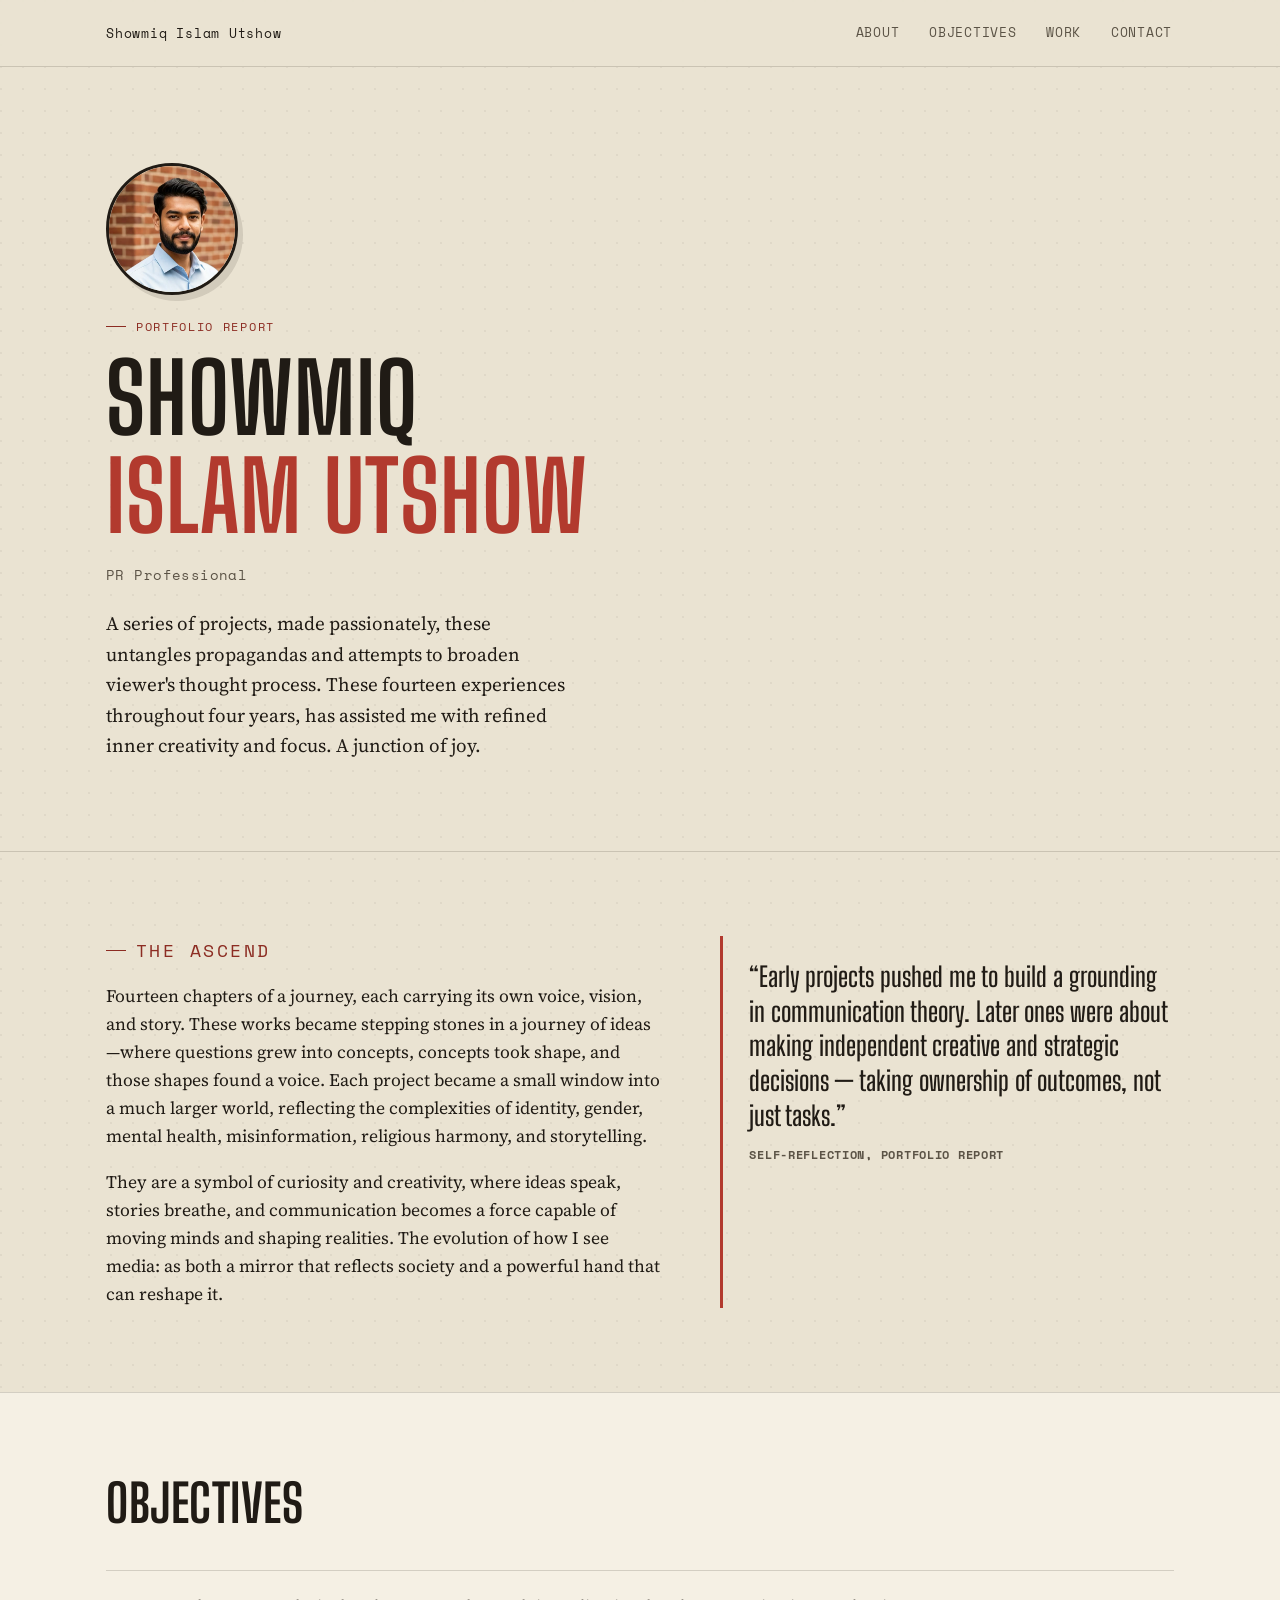
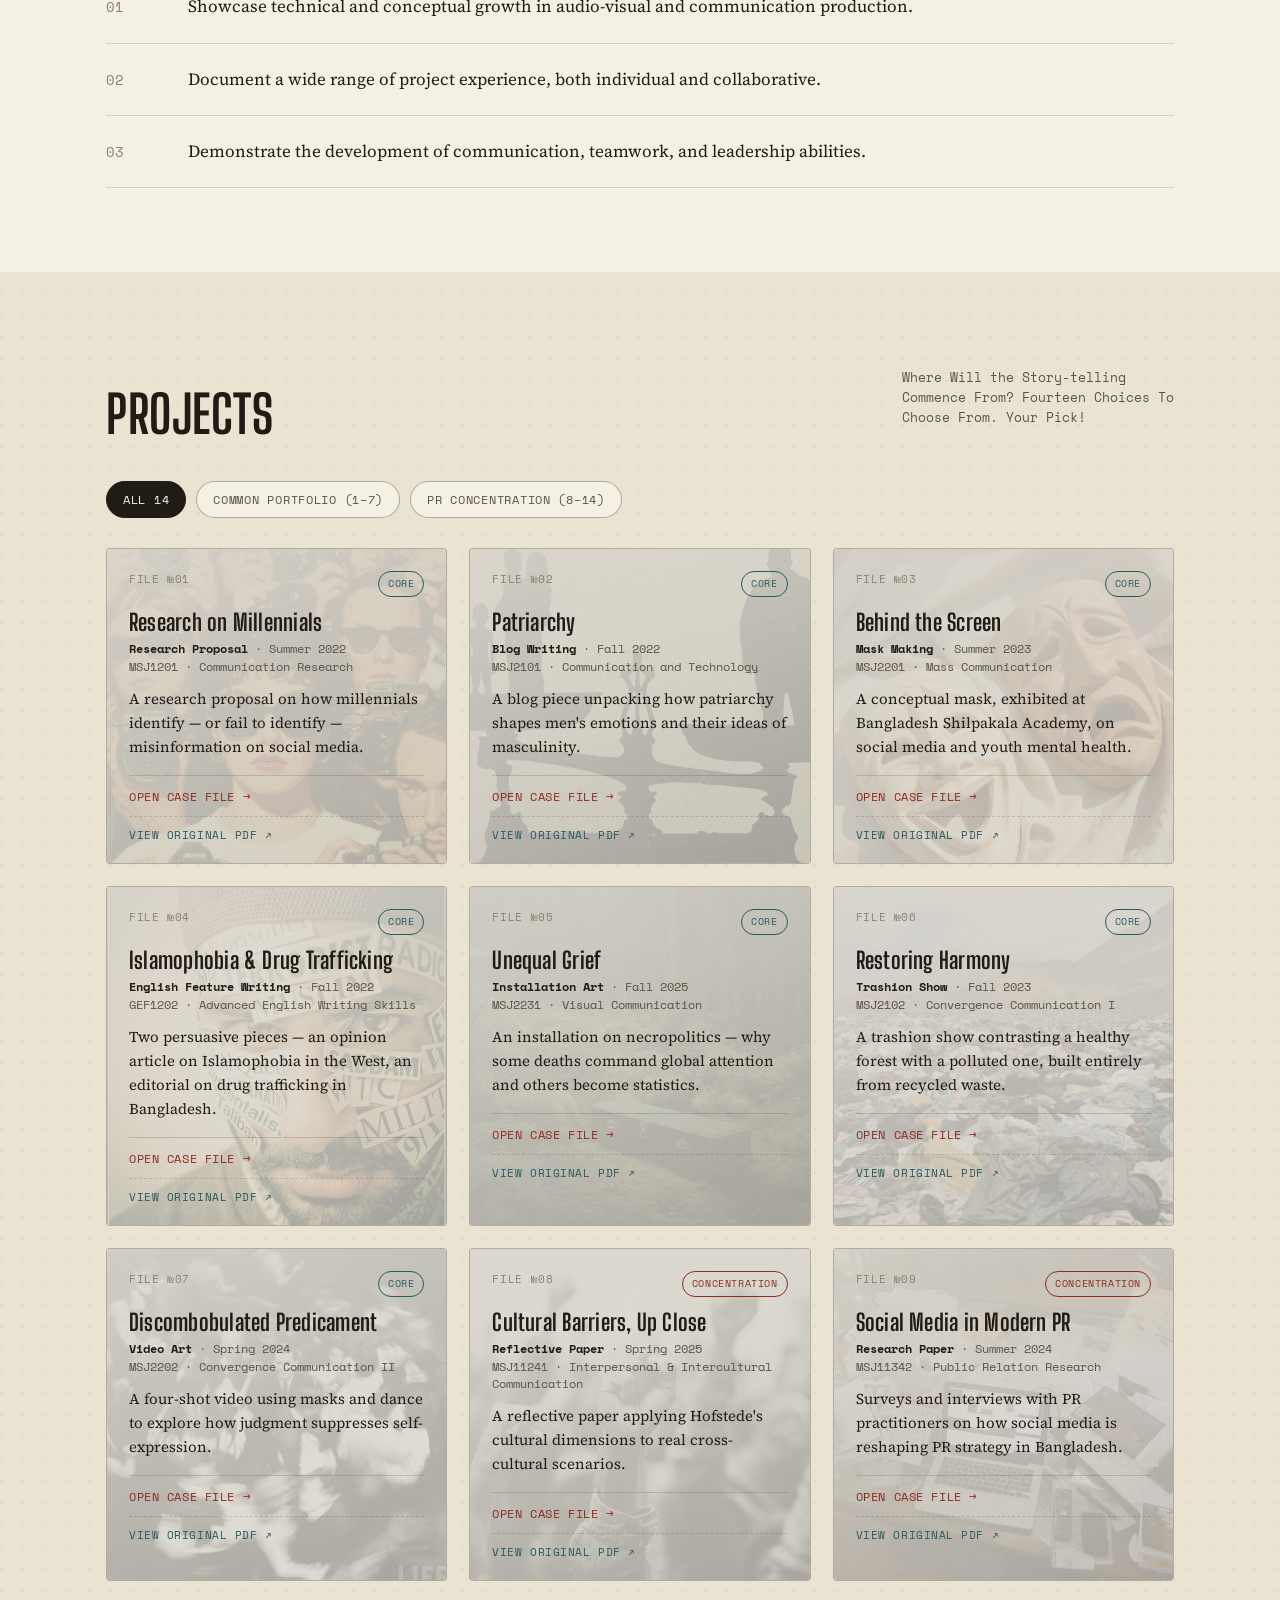
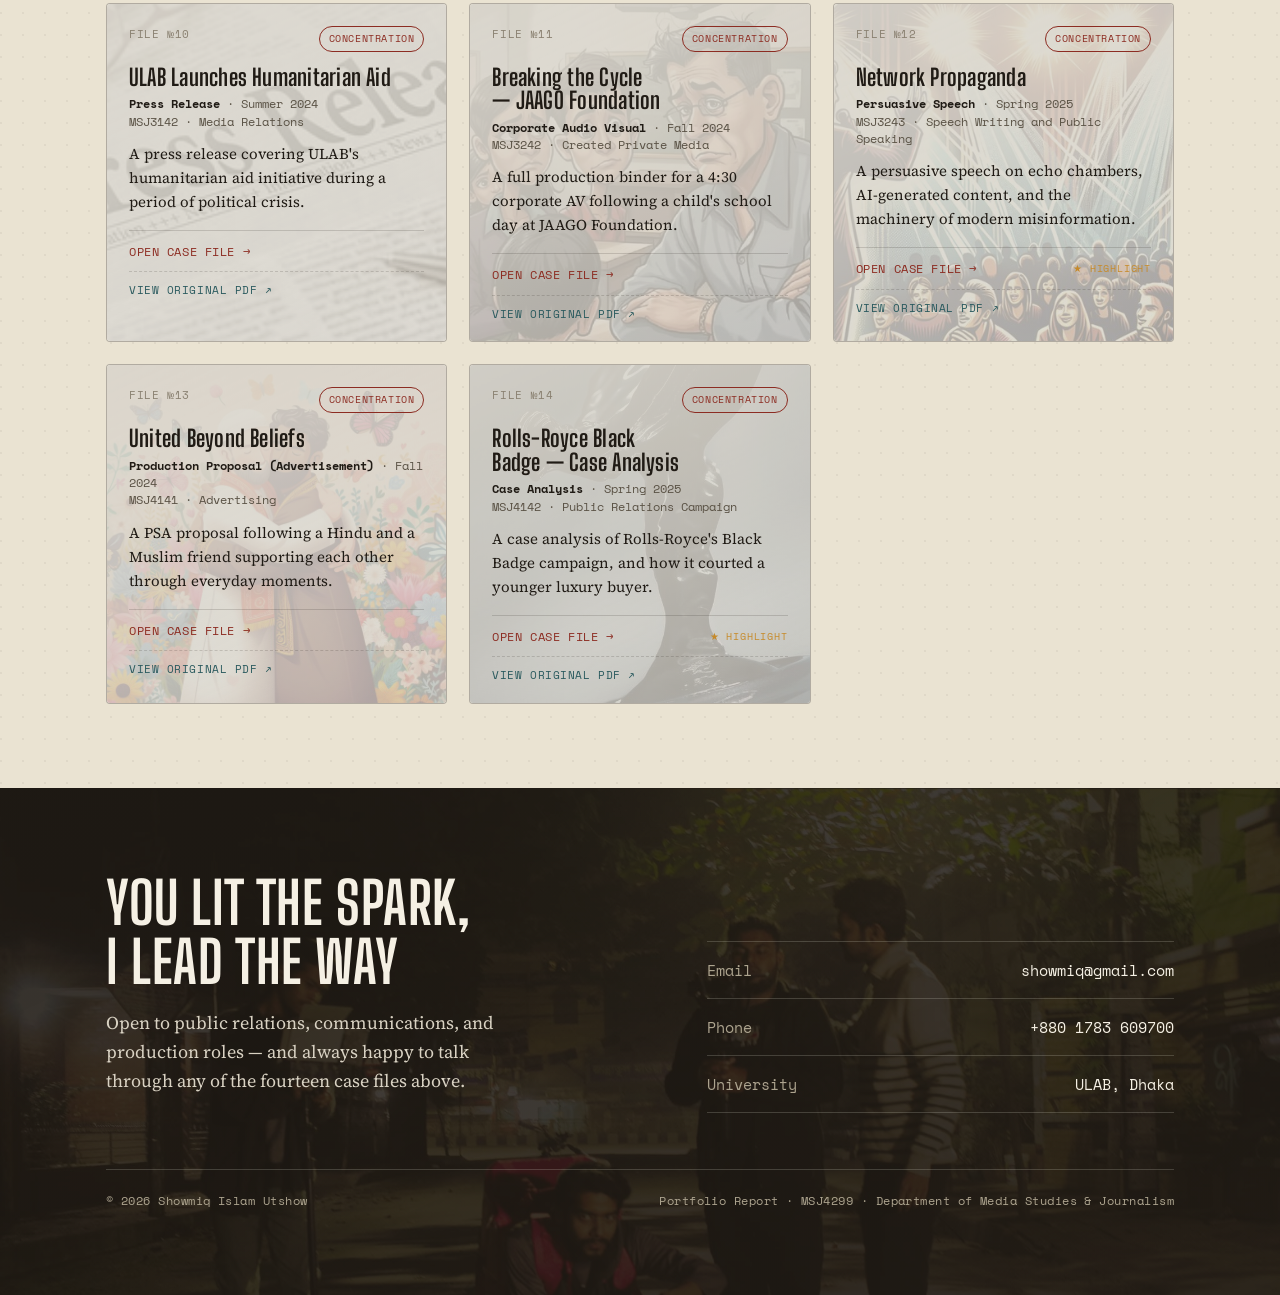
<file: index.html>
<!DOCTYPE html>
<html lang="en">
<head>
<meta charset="UTF-8">
<meta name="viewport" content="width=device-width, initial-scale=1.0">
<title>Showmiq Islam Utshow — PR & Media Portfolio | ULAB</title>
<meta name="description" content="Portfolio of Showmiq Islam Utshow — Media Studies &amp; Journalism, Public Relations concentration, ULAB. Fourteen projects spanning research, PR, film, and installation art.">
<meta name="robots" content="index, follow">
<meta name="author" content="Showmiq Islam Utshow">
<meta name="keywords" content="Showmiq Islam Utshow, PR portfolio, public relations, media studies, journalism, ULAB, communications, Bangladesh">
<link rel="canonical" href="https://showmiq.me/">

<!-- Open Graph / Facebook, LinkedIn, WhatsApp previews -->
<meta property="og:type" content="website">
<meta property="og:url" content="https://showmiq.me/">
<meta property="og:site_name" content="Showmiq Islam Utshow — Portfolio">
<meta property="og:title" content="Showmiq Islam Utshow — PR & Media Portfolio">
<meta property="og:description" content="Fourteen academic projects in research, persuasive writing, visual art, film, public relations, and strategic communication — Media Studies & Journalism, ULAB.">
<meta property="og:image" content="https://showmiq.me/images/profile.jpg">
<meta property="og:locale" content="en_US">

<!-- Twitter Card -->
<meta name="twitter:card" content="summary_large_image">
<meta name="twitter:title" content="Showmiq Islam Utshow — PR & Media Portfolio">
<meta name="twitter:description" content="Fourteen academic projects in research, persuasive writing, visual art, film, public relations, and strategic communication — Media Studies & Journalism, ULAB.">
<meta name="twitter:image" content="https://showmiq.me/images/profile.jpg">

<link rel="icon" type="image/jpeg" href="images/profile.jpg">
<meta name="theme-color" content="#F5F0E4">

<link rel="preconnect" href="https://fonts.googleapis.com">
<link rel="preconnect" href="https://fonts.gstatic.com" crossorigin>
<link href="https://fonts.googleapis.com/css2?family=Big+Shoulders+Display:wght@600;700;800&family=Source+Serif+4:ital,wght@0,400;0,500;0,600;1,400&family=Space+Mono:wght@400;700&display=swap" rel="stylesheet">
<link rel="stylesheet" href="styles.css">

<script type="application/ld+json">
{
  "@context": "https://schema.org",
  "@type": "Person",
  "name": "Showmiq Islam Utshow",
  "alternateName": "S. Islam Utshow",
  "url": "https://showmiq.me/",
  "image": "https://showmiq.me/images/profile.jpg",
  "email": "mailto:showmiq@gmail.com",
  "telephone": "+880-1783-609700",
  "jobTitle": "PR & Communications Student",
  "affiliation": {
    "@type": "CollegeOrUniversity",
    "name": "University of Liberal Arts Bangladesh (ULAB)"
  },
  "alumniOf": {
    "@type": "CollegeOrUniversity",
    "name": "University of Liberal Arts Bangladesh (ULAB)"
  },
  "knowsAbout": ["Public Relations", "Media Studies", "Journalism", "Strategic Communication", "Advertising"]
}
</script>
</head>
<body>

<nav class="site-nav">
  <div class="wrap">
    <a class="nav-mark" href="#top">Showmiq Islam Utshow</a>
    <button class="nav-toggle" id="navToggle" aria-expanded="false" aria-controls="navLinks">Menu</button>
    <ul class="nav-links" id="navLinks">
      <li><a href="#about">About</a></li>
      <li><a href="#objectives">Objectives</a></li>
      <li><a href="#work">Work</a></li>
      <li><a href="#contact">Contact</a></li>
    </ul>
  </div>
</nav>

<main>
<header class="hero" id="top">
  <div class="wrap hero-grid">
    <div>
      <img class="profile-photo" src="images/profile.jpg" alt="Showmiq Islam Utshow">
      <p class="eyebrow">Portfolio Report</p>
      <h1>
        <span>Showmiq</span>
        <span class="accent">Islam Utshow</span>
      </h1>
      <p class="hero-role">PR Professional</p>
      <p class="hero-lede">A series of projects, made passionately, these untangles propagandas and attempts to broaden viewer's thought process. These fourteen experiences throughout four years, has assisted me with refined inner creativity and focus. A junction of joy. </p>
    </div>
  </div>
</header>

<section class="about" id="about">
  <div class="wrap about-grid">
    <div class="about-copy reveal">
      <p class="eyebrow">The Ascend</p>
      <p>Fourteen chapters of a journey, each carrying its own voice, vision, and story. These works became stepping stones in a journey of ideas—where questions grew into concepts, concepts took shape, and those shapes found a voice. Each project became a small window into a much larger world, reflecting the complexities of identity, gender, mental health, misinformation, religious harmony, and storytelling.</p>
      <p>They are a symbol of curiosity and creativity, where ideas speak, stories breathe, and communication becomes a force capable of moving minds and shaping realities. The evolution of how I see media: as both a mirror that reflects society and a powerful hand that can reshape it.</p>
    </div>
    <blockquote class="pull reveal">
      “Early projects pushed me to build a grounding in communication theory. Later ones were about making independent creative and strategic decisions — taking ownership of outcomes, not just tasks.”
      <cite>Self-Reflection, Portfolio Report</cite>
    </blockquote>
  </div>
</section>

<section class="objectives" id="objectives">
  <div class="wrap">
    <div class="section-head reveal">
      <h2>Objectives</h2>
    </div>
    <ol class="objectives-list reveal">
      <li><span class="idx">01</span><p>Showcase technical and conceptual growth in audio-visual and communication production.</p></li>
      <li><span class="idx">02</span><p>Document a wide range of project experience, both individual and collaborative.</p></li>
      <li><span class="idx">03</span><p>Demonstrate the development of communication, teamwork, and leadership abilities.</p></li>
    </ol>
  </div>
</section>

<section class="work" id="work">
  <div class="wrap">
    <div class="section-head reveal">
      <h2>Projects</h2>
      <p class="section-note">Where Will the Story-telling Commence From? Fourteen Choices To Choose From. Your Pick!</p>
    </div>
    <div class="filters reveal">
      <button class="filter-btn active" data-filter="all">All 14</button>
      <button class="filter-btn" data-filter="common">Common Portfolio (1–7)</button>
      <button class="filter-btn" data-filter="major">PR Concentration (8–14)</button>
    </div>
    <div class="project-grid reveal" id="projectGrid"></div>
  </div>
</section>

<section class="contact" id="contact">
  <div class="wrap">
    <div class="contact-grid">
      <div>
        <h2>You lit the spark, I lead the way</h2>
        <p class="contact-lede">Open to public relations, communications, and production roles — and always happy to talk through any of the fourteen case files above.</p>
      </div>
      <ul class="contact-list">
        <li><span class="k">Email</span><a href="mailto:showmiq@gmail.com">showmiq@gmail.com</a></li>
        <li><span class="k">Phone</span><a href="tel:+8801783609700">+880 1783 609700</a></li>
        <li><span class="k">University</span><span>ULAB, Dhaka</span></li>
      </ul>
    </div>
    <div class="footer-strip">
      <span>© 2026 Showmiq Islam Utshow</span>
      <span>Portfolio Report · MSJ4299 · Department of Media Studies &amp; Journalism</span>
    </div>
  </div>
</section>
</main>

<div class="modal-backdrop" id="modalBackdrop">
  <div class="modal" role="dialog" aria-modal="true" aria-labelledby="modalTitle">
    <button class="modal-close" id="modalClose" aria-label="Close">×</button>
    <p class="modal-eyebrow" id="modalEyebrow"></p>
    <h3 id="modalTitle"></h3>
    <div class="modal-meta" id="modalMeta"></div>
    <div class="modal-body">
      <h4>Project Description</h4>
      <p id="modalDescription"></p>
      <h4>Why It Mattered</h4>
      <p id="modalJustification"></p>
    </div>
    <a class="btn btn-primary modal-pdf-btn" id="modalPdfLink" href="#" rel="noopener">View original PDF ↗</a>
  </div>
</div>

<script src="projects-data.js"></script>
<script src="script.js"></script>
</body>
</html>
</file>
<file: styles.css>
/* ==========================================================================
   Showmiq Islam Utshow — Portfolio
   Design concept: "press dossier" — a media/PR student's work read like an
   archive of case files, stamped and logged, not a generic template.
   ========================================================================== */

:root{
  --paper: #EAE3D2;
  --paper-2: #F5F0E4;
  --paper-3: #DCD3BC;
  --ink: #201B15;
  --ink-soft: #5B5346;
  --ink-faint: #8A8171;
  --red: #B23A2E;
  --red-deep: #8C2C22;
  --teal: #2A5A5E;
  --mustard: #C68A29;
  --line: rgba(32,27,21,0.16);
  --line-strong: rgba(32,27,21,0.32);

  --font-display: "Big Shoulders Display", sans-serif;
  --font-body: "Source Serif 4", Georgia, serif;
  --font-mono: "Space Mono", monospace;

  --radius: 3px;
  --container: 1180px;
}

@media (prefers-color-scheme: dark){
  :root{ color-scheme: light; }
}

*, *::before, *::after{ box-sizing: border-box; }

html{ scroll-behavior: smooth; }

@media (prefers-reduced-motion: reduce){
  html{ scroll-behavior: auto; }
  *, *::before, *::after{
    animation-duration: 0.01ms !important;
    animation-iteration-count: 1 !important;
    transition-duration: 0.01ms !important;
    scroll-behavior: auto !important;
  }
}

body{
  margin: 0;
  background: var(--paper);
  color: var(--ink);
  font-family: var(--font-body);
  font-size: 17px;
  line-height: 1.6;
  -webkit-font-smoothing: antialiased;
  background-image:
    radial-gradient(circle at 1px 1px, rgba(32,27,21,0.05) 1px, transparent 0);
  background-size: 22px 22px;
}

::selection{ background: var(--mustard); color: var(--ink); }

a{ color: inherit; }

:focus-visible{
  outline: 2.5px solid var(--red);
  outline-offset: 3px;
}

img{ max-width: 100%; display: block; }

.wrap{
  max-width: var(--container);
  margin: 0 auto;
  padding: 0 clamp(20px, 5vw, 56px);
}

.eyebrow{
  font-family: var(--font-mono);
  font-size: 12px;
  letter-spacing: 0.14em;
  text-transform: uppercase;
  color: var(--red-deep);
  display: flex;
  align-items: center;
  gap: 10px;
  margin: 0 0 14px;
}
.eyebrow::before{
  content: "";
  width: 20px;
  height: 1px;
  background: var(--red-deep);
  display: inline-block;
}

h1, h2, h3, h4{
  font-family: var(--font-display);
  font-weight: 700;
  letter-spacing: 0.01em;
  line-height: 1.02;
  margin: 0;
  text-wrap: balance;
}

/* ---------- Nav ---------- */
.site-nav{
  position: sticky;
  top: 0;
  z-index: 40;
  background: rgba(234, 227, 210, 0.92);
  backdrop-filter: blur(6px);
  border-bottom: 1px solid var(--line);
}
.site-nav .wrap{
  display: flex;
  align-items: center;
  justify-content: space-between;
  height: 66px;
}
.nav-mark{
  display: flex;
  align-items: center;
  gap: 10px;
  font-family: var(--font-mono);
  font-size: 13px;
  letter-spacing: 0.06em;
  text-decoration: none;
  color: var(--ink);
}
.nav-mark .dot{
  width: 8px; height: 8px; border-radius: 50%;
  background: var(--red);
  box-shadow: 0 0 0 3px rgba(178,58,46,0.18);
}
.nav-links{
  display: flex;
  gap: clamp(14px, 2vw, 28px);
  list-style: none;
  margin: 0; padding: 0;
  font-family: var(--font-mono);
  font-size: 12.5px;
  letter-spacing: 0.06em;
  text-transform: uppercase;
}
.nav-links a{
  text-decoration: none;
  color: var(--ink-soft);
  padding: 6px 2px;
  border-bottom: 1px solid transparent;
  transition: color .15s ease, border-color .15s ease;
}
.nav-links a:hover{ color: var(--ink); border-color: var(--red); }
.nav-toggle{ display: none; }

@media (max-width: 640px){
  .nav-links{
    position: fixed;
    inset: 66px 0 auto 0;
    background: var(--paper-2);
    border-bottom: 1px solid var(--line);
    flex-direction: column;
    padding: 18px clamp(20px,5vw,56px) 24px;
    gap: 16px;
    transform: translateY(-8px);
    opacity: 0;
    pointer-events: none;
    transition: opacity .18s ease, transform .18s ease;
  }
  .nav-links.open{
    transform: translateY(0);
    opacity: 1;
    pointer-events: auto;
  }
  .nav-toggle{
    display: inline-flex;
    align-items: center;
    gap: 8px;
    background: none;
    border: 1px solid var(--line-strong);
    color: var(--ink);
    font-family: var(--font-mono);
    font-size: 11px;
    letter-spacing: 0.08em;
    text-transform: uppercase;
    padding: 8px 12px;
    border-radius: var(--radius);
    cursor: pointer;
  }
}

/* ---------- Hero ---------- */
.hero{
  padding: clamp(48px, 9vw, 96px) 0 clamp(40px, 6vw, 72px);
  position: relative;
}
.hero-grid{
  display: grid;
  grid-template-columns: 1fr;
  gap: clamp(28px, 5vw, 64px);
  align-items: start;
}

.hero h1{
  font-size: clamp(48px, 8vw, 96px);
  text-transform: uppercase;
}
.hero h1 span{ display: block; }
.hero h1 .accent{ color: var(--red); }

.profile-photo{
  width: 132px;
  height: 132px;
  border-radius: 50%;
  object-fit: cover;
  object-position: center 22%;
  border: 3px solid var(--ink);
  box-shadow: 5px 6px 0 rgba(32,27,21,0.12);
  margin-bottom: 22px;
  display: block;
}

.hero-role{
  font-family: var(--font-mono);
  font-size: 14px;
  color: var(--ink-soft);
  margin-top: 18px;
  letter-spacing: 0.03em;
}

.hero-lede{
  margin-top: 22px;
  font-size: 19px;
  max-width: 46ch;
  color: var(--ink);
}

.hero-actions{
  margin-top: 30px;
  display: flex;
  flex-wrap: wrap;
  gap: 14px;
}

.btn{
  font-family: var(--font-mono);
  font-size: 12.5px;
  letter-spacing: 0.07em;
  text-transform: uppercase;
  text-decoration: none;
  padding: 13px 22px;
  border-radius: var(--radius);
  display: inline-flex;
  align-items: center;
  gap: 8px;
  cursor: pointer;
  border: 1px solid var(--ink);
  transition: transform .15s ease, background .15s ease, color .15s ease;
}
.btn-primary{
  background: var(--ink);
  color: var(--paper-2);
}
.btn-primary:hover{ background: var(--red-deep); border-color: var(--red-deep); transform: translateY(-1px); }
.btn-ghost{
  background: transparent;
  color: var(--ink);
}
.btn-ghost:hover{ border-color: var(--red); color: var(--red-deep); transform: translateY(-1px); }

/* Press pass card */
.press-pass{
  background: var(--paper-2);
  border: 1px solid var(--line-strong);
  border-radius: 6px;
  padding: 26px 26px 22px;
  position: relative;
  box-shadow: 6px 6px 0 rgba(32,27,21,0.06);
}
.press-pass::before{
  content: "";
  position: absolute;
  inset: 8px;
  border: 1px dashed var(--line);
  border-radius: 3px;
  pointer-events: none;
}
.press-pass-top{
  display: flex;
  justify-content: space-between;
  align-items: flex-start;
  gap: 12px;
}
.press-pass-label{
  font-family: var(--font-mono);
  font-size: 10.5px;
  letter-spacing: 0.14em;
  text-transform: uppercase;
  color: var(--ink-faint);
}
.stamp{
  font-family: var(--font-mono);
  font-size: 10.5px;
  letter-spacing: 0.08em;
  text-transform: uppercase;
  color: var(--teal);
  border: 1.5px solid var(--teal);
  border-radius: 50%;
  width: 74px; height: 74px;
  display: flex;
  align-items: center;
  justify-content: center;
  text-align: center;
  transform: rotate(-11deg);
  padding: 6px;
  line-height: 1.25;
  flex-shrink: 0;
}

.press-pass-id{
  margin-top: 20px;
  display: flex;
  align-items: center;
  gap: 16px;
}
.monogram{
  width: 58px; height: 58px;
  border-radius: 50%;
  background: var(--ink);
  color: var(--paper-2);
  font-family: var(--font-display);
  font-size: 22px;
  display: flex;
  align-items: center;
  justify-content: center;
  flex-shrink: 0;
}
.press-pass-id h3{
  font-size: 22px;
  text-transform: none;
}
.press-pass-id p{
  margin: 2px 0 0;
  font-family: var(--font-mono);
  font-size: 12px;
  color: var(--ink-soft);
}

.press-pass-fields{
  margin: 22px 0 0;
  padding-top: 18px;
  border-top: 1px solid var(--line);
  display: grid;
  grid-template-columns: 1fr 1fr;
  gap: 14px 16px;
}
.press-pass-fields dt{
  font-family: var(--font-mono);
  font-size: 10px;
  letter-spacing: 0.1em;
  text-transform: uppercase;
  color: var(--ink-faint);
  margin: 0;
}
.press-pass-fields dd{
  margin: 4px 0 0;
  font-size: 14.5px;
}
.press-pass-fields .full{ grid-column: 1 / -1; }

/* stat strip */
.stat-strip{
  margin-top: 44px;
  display: grid;
  grid-template-columns: repeat(4, 1fr);
  border-top: 1px solid var(--line-strong);
  border-bottom: 1px solid var(--line-strong);
}
.stat-strip div{
  padding: 18px 18px 16px 0;
  border-left: 1px solid var(--line);
}
.stat-strip div:first-child{ border-left: none; padding-left: 0; }
.stat-num{
  font-family: var(--font-display);
  font-size: clamp(26px, 3vw, 38px);
  color: var(--red-deep);
  display: block;
}
.stat-label{
  font-family: var(--font-mono);
  font-size: 11px;
  letter-spacing: 0.06em;
  text-transform: uppercase;
  color: var(--ink-soft);
}
@media (max-width: 640px){
  .stat-strip{ grid-template-columns: repeat(2, 1fr); }
  .stat-strip div:nth-child(3){ border-left: none; padding-left: 0; }
}

/* ---------- Section shell ---------- */
section{
  padding: clamp(48px, 7vw, 84px) 0;
}
.section-head{
  display: flex;
  justify-content: space-between;
  align-items: flex-end;
  gap: 24px;
  margin-bottom: 40px;
  flex-wrap: wrap;
}
.section-head h2{
  font-size: clamp(32px, 4.4vw, 52px);
  text-transform: uppercase;
}
.section-note{
  font-family: var(--font-mono);
  font-size: 12.5px;
  color: var(--ink-soft);
  max-width: 34ch;
}

/* ---------- About ---------- */
.about{
  border-top: 1px solid var(--line);
}
.about-grid{
  display: grid;
  grid-template-columns: 1.1fr 0.9fr;
  gap: clamp(28px, 5vw, 60px);
}
@media (max-width: 860px){
  .about-grid{ grid-template-columns: 1fr; }
}
.about-copy p{ margin: 0 0 18px; font-size: 17.5px; }
.about-copy p:last-child{ margin-bottom: 0; }

blockquote.pull{
  margin: 0;
  padding: 24px 0 24px 26px;
  border-left: 3px solid var(--red);
  font-family: var(--font-display);
  font-weight: 600;
  font-size: clamp(21px, 2.4vw, 27px);
  line-height: 1.28;
  color: var(--ink);
  text-transform: none;
}
blockquote.pull cite{
  display: block;
  font-family: var(--font-mono);
  font-size: 12px;
  font-style: normal;
  color: var(--ink-soft);
  margin-top: 14px;
  text-transform: uppercase;
  letter-spacing: 0.06em;
}

/* ---------- Objectives ---------- */
.objectives{
  border-top: 1px solid var(--line);
  background: var(--paper-2);
}
.objectives-list{
  list-style: none;
  margin: 0; padding: 0;
  border-top: 1px solid var(--line);
}
.objectives-list li{
  display: grid;
  grid-template-columns: 64px 1fr;
  gap: 18px;
  padding: 22px 0;
  border-bottom: 1px solid var(--line);
  align-items: baseline;
}
.objectives-list .idx{
  font-family: var(--font-mono);
  color: var(--ink-faint);
  font-size: 14px;
}
.objectives-list p{ margin: 0; font-size: 17px; }

/* ---------- Filters ---------- */
.filters{
  display: flex;
  flex-wrap: wrap;
  gap: 10px;
  margin-bottom: 30px;
}
.filter-btn{
  font-family: var(--font-mono);
  font-size: 12px;
  letter-spacing: 0.06em;
  text-transform: uppercase;
  background: var(--paper-2);
  border: 1px solid var(--line-strong);
  color: var(--ink-soft);
  padding: 9px 16px;
  border-radius: 999px;
  cursor: pointer;
  transition: all .15s ease;
}
.filter-btn:hover{ border-color: var(--red); color: var(--ink); }
.filter-btn.active{
  background: var(--ink);
  border-color: var(--ink);
  color: var(--paper-2);
}

/* ---------- Project grid ---------- */
.project-grid{
  display: grid;
  grid-template-columns: repeat(auto-fill, minmax(300px, 1fr));
  gap: 22px;
}

.card{
  background: var(--paper-2);
  border: 1px solid var(--line-strong);
  border-radius: 4px;
  padding: 22px 22px 18px;
  position: relative;
  display: flex;
  flex-direction: column;
  min-height: 100%;
  overflow: hidden;
  isolation: isolate;
  transition: transform .15s ease, box-shadow .15s ease, border-color .15s ease;
}
.card::before{
  content: "";
  position: absolute;
  inset: 0;
  background-image:
    linear-gradient(155deg, rgba(245,240,228,0.95) 0%, rgba(245,240,228,0.88) 40%, rgba(245,240,228,0.74) 100%),
    var(--card-bg);
  background-size: cover;
  background-position: center;
  filter: saturate(0.85) brightness(0.9);
  transform: scale(1.04);
  transition: filter .45s ease, transform .6s ease, opacity .45s ease;
  z-index: 0;
}
.card:hover, .card:focus-within{
  transform: translateY(-3px);
  box-shadow: 5px 6px 0 rgba(32,27,21,0.10);
  border-color: var(--ink);
}
.card:hover::before, .card:focus-within::before{
  filter: saturate(1.05) brightness(1.08);
  transform: scale(1.08);
}
.card.hidden{ display: none; }

.card-inner{
  position: relative;
  z-index: 1;
  display: flex;
  flex-direction: column;
  flex-grow: 1;
  min-height: 100%;
}

.card-open{
  background: none;
  border: none;
  padding: 0;
  margin: 0;
  cursor: pointer;
  transition: color .15s ease;
  text-align: left;
  font: inherit;
  color: inherit;
  display: block;
  width: 100%;
}
.card-open-link{
  width: auto;
  font-family: var(--font-mono);
  font-size: 11.5px;
  letter-spacing: 0.05em;
  text-transform: uppercase;
  color: var(--red-deep);
}

.card-top{
  display: flex;
  justify-content: space-between;
  align-items: flex-start;
  margin-bottom: 14px;
  gap: 10px;
}
.card-num{
  font-family: var(--font-mono);
  font-size: 11px;
  color: var(--ink-faint);
  letter-spacing: 0.06em;
}
.card-chip{
  font-family: var(--font-mono);
  font-size: 10px;
  letter-spacing: 0.06em;
  text-transform: uppercase;
  padding: 4px 9px;
  border-radius: 999px;
  border: 1px solid currentColor;
  white-space: nowrap;
}
.chip-common{ color: var(--teal); }
.chip-major{ color: var(--red-deep); }

.card h3{
  font-size: 23px;
  text-transform: none;
  font-weight: 700;
  margin-bottom: 6px;
}
.card-meta{
  font-family: var(--font-mono);
  font-size: 11.5px;
  color: var(--ink-soft);
  margin-bottom: 12px;
  line-height: 1.5;
}
.card-meta strong{ color: var(--ink); font-weight: 700; }
.card p.card-summary{
  font-size: 15px;
  color: var(--ink);
  margin: 0;
  flex-grow: 1;
}
.card-foot{
  display: flex;
  align-items: center;
  justify-content: space-between;
  margin-top: 16px;
  padding-top: 12px;
  border-top: 1px solid var(--line);
  font-family: var(--font-mono);
  font-size: 11.5px;
  letter-spacing: 0.05em;
  text-transform: uppercase;
  color: var(--red-deep);
}
.card-pdf-link{
  display: inline-flex;
  align-items: center;
  gap: 6px;
  margin-top: 10px;
  font-family: var(--font-mono);
  font-size: 11px;
  letter-spacing: 0.05em;
  text-transform: uppercase;
  text-decoration: none;
  color: var(--teal);
  border-top: 1px dashed var(--line);
  padding-top: 10px;
}
.card-pdf-link:hover{ color: var(--ink); }
.featured-flag{
  font-family: var(--font-mono);
  font-size: 10px;
  color: var(--mustard);
  letter-spacing: 0.08em;
}

/* ---------- Modal ---------- */
.modal-backdrop{
  position: fixed;
  inset: 0;
  background: rgba(20, 17, 13, 0.62);
  display: flex;
  align-items: flex-start;
  justify-content: center;
  padding: 6vh 20px;
  overflow-y: auto;
  z-index: 100;
  opacity: 0;
  pointer-events: none;
  transition: opacity .18s ease;
}
.modal-backdrop.open{ opacity: 1; pointer-events: auto; }

.modal{
  background: var(--paper-2);
  max-width: 680px;
  width: 100%;
  border-radius: 5px;
  border: 1px solid var(--line-strong);
  padding: clamp(24px, 4vw, 40px);
  position: relative;
  transform: translateY(14px);
  transition: transform .18s ease;
}
.modal-backdrop.open .modal{ transform: translateY(0); }

.modal-close{
  position: absolute;
  top: 18px; right: 18px;
  background: none;
  border: 1px solid var(--line-strong);
  width: 34px; height: 34px;
  border-radius: 50%;
  cursor: pointer;
  font-family: var(--font-mono);
  font-size: 16px;
  color: var(--ink);
  display: flex; align-items: center; justify-content: center;
}
.modal-close:hover{ border-color: var(--red); color: var(--red-deep); }

.modal-eyebrow{
  font-family: var(--font-mono);
  font-size: 11px;
  color: var(--red-deep);
  text-transform: uppercase;
  letter-spacing: 0.08em;
  margin-bottom: 10px;
}
.modal h3{
  font-size: clamp(26px, 3.4vw, 34px);
  text-transform: none;
  padding-right: 40px;
}
.modal-meta{
  font-family: var(--font-mono);
  font-size: 12px;
  color: var(--ink-soft);
  margin: 12px 0 22px;
  padding-bottom: 18px;
  border-bottom: 1px solid var(--line);
  line-height: 1.7;
}
.modal-meta strong{ color: var(--ink); }
.modal-tags{
  display: flex; gap: 8px; flex-wrap: wrap; margin-top: 10px;
}
.modal-tags span{
  font-family: var(--font-mono);
  font-size: 10px;
  text-transform: uppercase;
  letter-spacing: 0.06em;
  border: 1px solid var(--line-strong);
  padding: 4px 9px;
  border-radius: 999px;
  color: var(--ink-soft);
}
.modal-body h4{
  font-family: var(--font-mono);
  font-size: 11px;
  letter-spacing: 0.1em;
  text-transform: uppercase;
  color: var(--teal);
  margin: 22px 0 8px;
}
.modal-body h4:first-child{ margin-top: 0; }
.modal-body p{ font-size: 16px; margin: 0; }

.modal-pdf-btn{
  margin-top: 26px;
  width: 100%;
  justify-content: center;
  text-decoration: none;
}

/* ---------- Contact / Footer ---------- */
.contact{
  border-top: 1px solid var(--line-strong);
  background:
    linear-gradient(155deg, rgba(32,27,21,0.92) 0%, rgba(32,27,21,0.86) 45%, rgba(32,27,21,0.93) 100%),
    url("images/crew.jpg") center 28% / cover no-repeat;
  color: var(--paper-2);
}
.contact h2{
  color: var(--paper-2);
  font-size: clamp(34px, 5vw, 58px);
  text-transform: uppercase;
  max-width: 16ch;
}
.contact-grid{
  display: grid;
  grid-template-columns: 1.2fr 1fr;
  gap: 40px;
  align-items: end;
}
@media (max-width: 760px){
  .contact-grid{ grid-template-columns: 1fr; }
}
.contact-lede{
  font-size: 18px;
  color: #D9D2C3;
  max-width: 48ch;
  margin-top: 18px;
}
.contact-list{
  list-style: none;
  margin: 0; padding: 0;
  font-family: var(--font-mono);
  font-size: 15px;
}
.contact-list li{
  padding: 16px 0;
  border-bottom: 1px solid rgba(245,240,228,0.18);
  display: flex;
  justify-content: space-between;
  gap: 12px;
}
.contact-list li:first-child{ border-top: 1px solid rgba(245,240,228,0.18); }
.contact-list a{ color: var(--paper-2); text-decoration: none; }
.contact-list a:hover{ color: var(--mustard); }
.contact-list span.k{ color: #ADA48F; }

.footer-strip{
  margin-top: 56px;
  padding-top: 22px;
  border-top: 1px solid rgba(245,240,228,0.18);
  display: flex;
  justify-content: space-between;
  flex-wrap: wrap;
  gap: 10px;
  font-family: var(--font-mono);
  font-size: 11.5px;
  color: #ADA48F;
  letter-spacing: 0.04em;
}

/* ---------- Reveal on scroll ---------- */
.reveal{
  opacity: 0;
  transform: translateY(16px);
  transition: opacity .5s ease, transform .5s ease;
}
.reveal.in{
  opacity: 1;
  transform: translateY(0);
}
</file>
